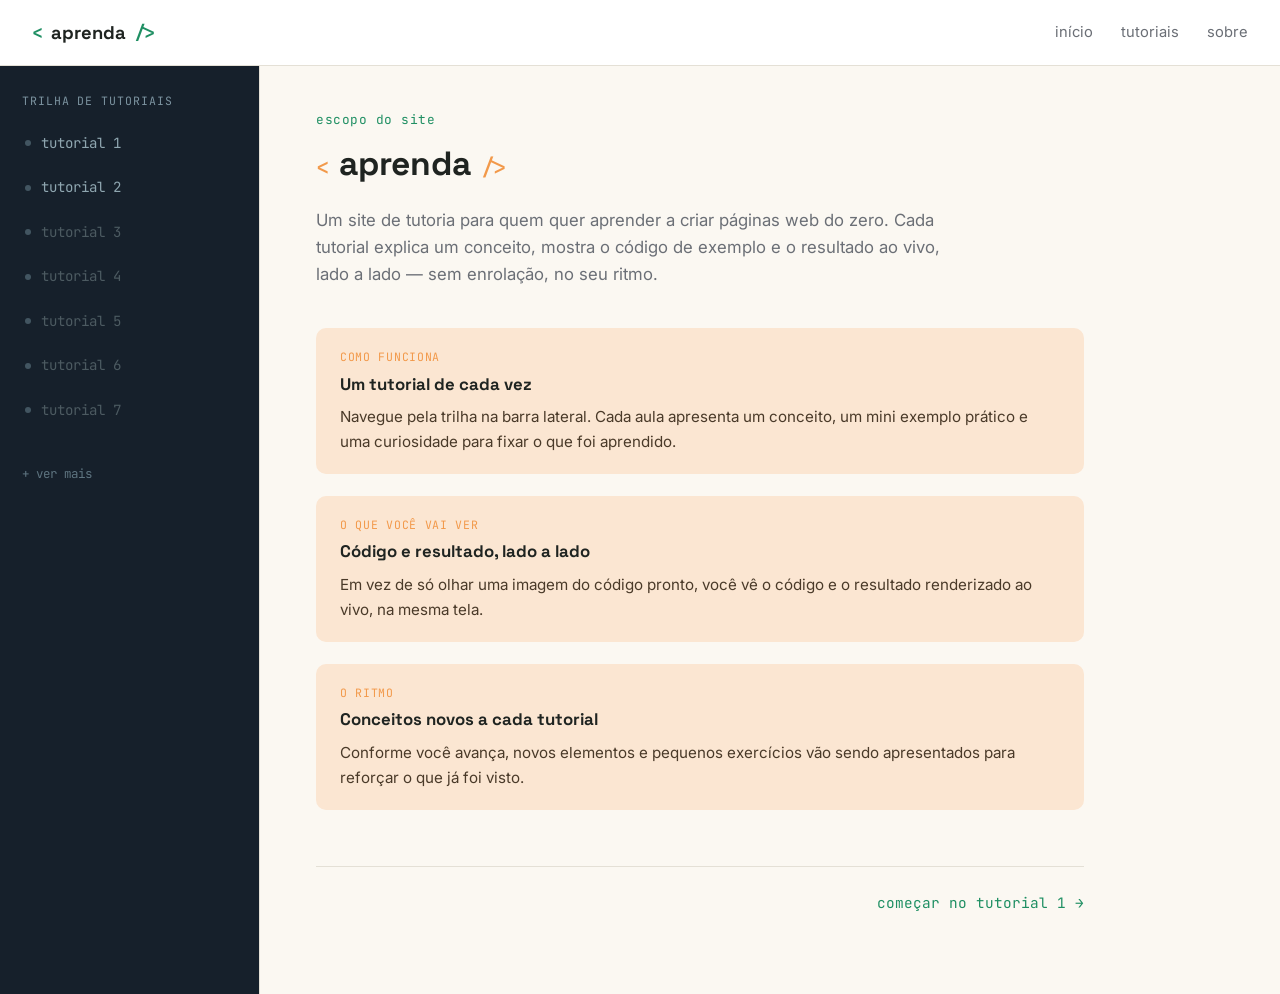
<file: index.html>
<!DOCTYPE html>
<html lang="pt-BR">
<head>
<meta charset="UTF-8">
<meta name="viewport" content="width=device-width, initial-scale=1.0">
<title>&lt;aprenda/&gt; — tutoriais de HTML e CSS</title>
<link rel="stylesheet" href="styles.css">
</head>
<body>

<div class="topbar">
  <div class="brand"><span class="bracket">&lt;</span>aprenda<span class="bracket">/&gt;</span></div>
  <nav>
    <a href="index.html">início</a>
    <a href="tutorial-1.html">tutoriais</a>
    <a href="#sobre">sobre</a>
  </nav>
</div>

<div class="layout">
  <aside class="sidebar">
    <div class="sidebar-label">trilha de tutoriais</div>
    <div class="tutorial-list">
      <a class="tutorial-item" href="tutorial-1.html"><span class="dot"></span>tutorial 1</a>
      <a class="tutorial-item" href="tutorial-2.html"><span class="dot"></span>tutorial 2</a>
      <div class="tutorial-item locked"><span class="dot"></span>tutorial 3</div>
      <div class="tutorial-item locked"><span class="dot"></span>tutorial 4</div>
      <div class="tutorial-item locked"><span class="dot"></span>tutorial 5</div>
      <div class="tutorial-item locked"><span class="dot"></span>tutorial 6</div>
      <div class="tutorial-item locked"><span class="dot"></span>tutorial 7</div>
    </div>
    <div class="sidebar-footer"><span class="ver-mais">+ ver mais</span></div>
  </aside>

  <main class="content">
    <div class="eyebrow">escopo do site</div>
    <h1 class="tag-heading"><span class="bracket">&lt;</span>aprenda<span class="bracket">/&gt;</span></h1>
    <p class="lede">
      Um site de tutoria para quem quer aprender a criar páginas web do zero. Cada tutorial explica um
      conceito, mostra o código de exemplo e o resultado ao vivo, lado a lado — sem enrolação, no seu ritmo.
    </p>

    <div class="section-block">
      <span class="step-tag">como funciona</span>
      <h3>Um tutorial de cada vez</h3>
      <p>Navegue pela trilha na barra lateral. Cada aula apresenta um conceito, um mini exemplo prático
      e uma curiosidade para fixar o que foi aprendido.</p>
    </div>
    <div class="section-block">
      <span class="step-tag">o que você vai ver</span>
      <h3>Código e resultado, lado a lado</h3>
      <p>Em vez de só olhar uma imagem do código pronto, você vê o código e o resultado renderizado
      ao vivo, na mesma tela.</p>
    </div>
    <div class="section-block">
      <span class="step-tag">o ritmo</span>
      <h3>Conceitos novos a cada tutorial</h3>
      <p>Conforme você avança, novos elementos e pequenos exercícios vão sendo apresentados para reforçar
      o que já foi visto.</p>
    </div>

    <div class="nav-footer">
      <span></span>
      <a href="tutorial-1.html">começar no tutorial 1 →</a>
    </div>
  </main>
</div>

</body>
</html>
</file>
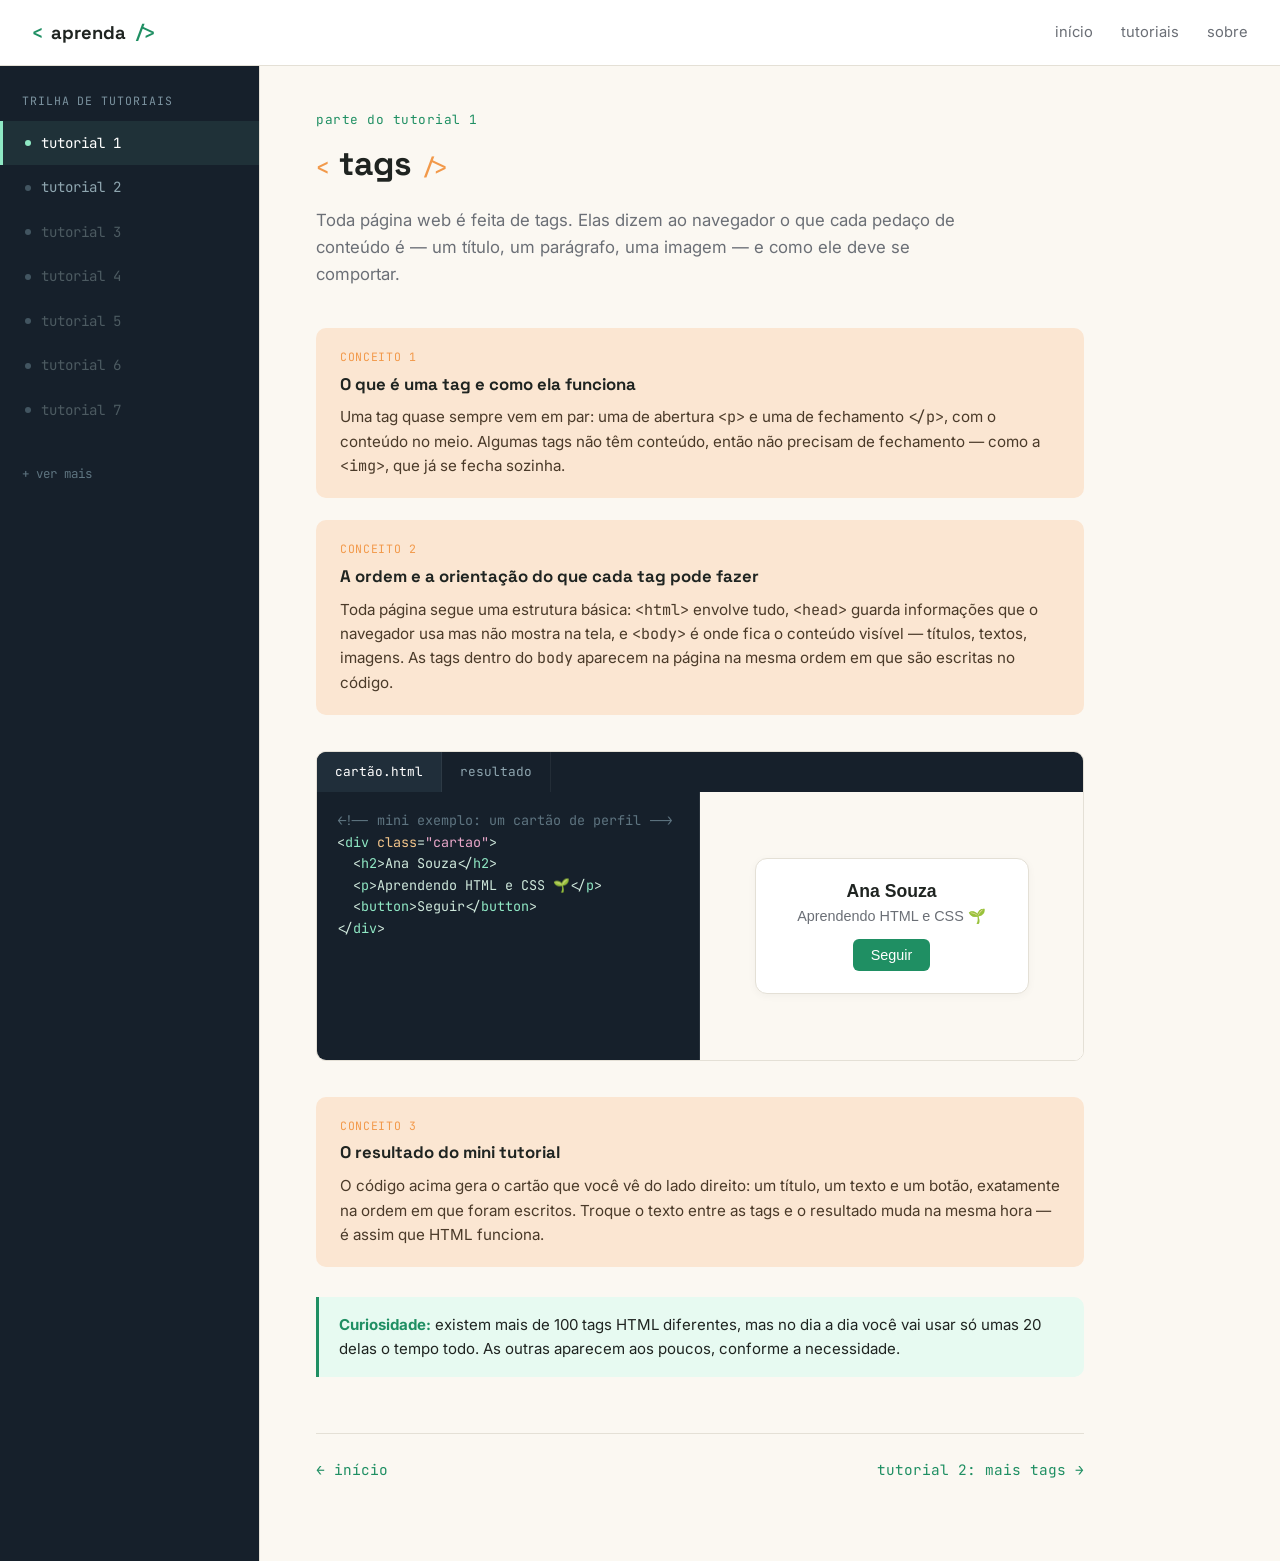
<file: tutorial-1.html>
<!DOCTYPE html>
<html lang="pt-BR">
<head>
<meta charset="UTF-8">
<meta name="viewport" content="width=device-width, initial-scale=1.0">
<title>Tutorial 1: Tags — &lt;aprenda/&gt;</title>
<link rel="stylesheet" href="styles.css">
</head>
<body>

<div class="topbar">
  <div class="brand"><span class="bracket">&lt;</span>aprenda<span class="bracket">/&gt;</span></div>
  <nav>
    <a href="index.html">início</a>
    <a href="tutorial-1.html">tutoriais</a>
    <a href="#sobre">sobre</a>
  </nav>
</div>

<div class="layout">
  <aside class="sidebar">
    <div class="sidebar-label">trilha de tutoriais</div>
    <div class="tutorial-list">
      <a class="tutorial-item active" href="tutorial-1.html"><span class="dot"></span>tutorial 1</a>
      <a class="tutorial-item" href="tutorial-2.html"><span class="dot"></span>tutorial 2</a>
      <div class="tutorial-item locked"><span class="dot"></span>tutorial 3</div>
      <div class="tutorial-item locked"><span class="dot"></span>tutorial 4</div>
      <div class="tutorial-item locked"><span class="dot"></span>tutorial 5</div>
      <div class="tutorial-item locked"><span class="dot"></span>tutorial 6</div>
      <div class="tutorial-item locked"><span class="dot"></span>tutorial 7</div>
    </div>
    <div class="sidebar-footer"><span class="ver-mais">+ ver mais</span></div>
  </aside>

  <main class="content">
    <div class="eyebrow">parte do tutorial 1</div>
    <h1 class="tag-heading"><span class="bracket">&lt;</span>tags<span class="bracket">/&gt;</span></h1>
    <p class="lede">
      Toda página web é feita de tags. Elas dizem ao navegador o que cada pedaço de conteúdo é —
      um título, um parágrafo, uma imagem — e como ele deve se comportar.
    </p>

    <div class="section-block">
      <span class="step-tag">conceito 1</span>
      <h3>O que é uma tag e como ela funciona</h3>
      <p>
        Uma tag quase sempre vem em par: uma de abertura <code class="tag-mono">&lt;p&gt;</code> e uma de
        fechamento <code class="tag-mono">&lt;/p&gt;</code>, com o conteúdo no meio. Algumas tags não têm
        conteúdo, então não precisam de fechamento — como a <code class="tag-mono">&lt;img&gt;</code>,
        que já se fecha sozinha.
      </p>
    </div>

    <div class="section-block">
      <span class="step-tag">conceito 2</span>
      <h3>A ordem e a orientação do que cada tag pode fazer</h3>
      <p>
        Toda página segue uma estrutura básica: <code class="tag-mono">&lt;html&gt;</code> envolve tudo,
        <code class="tag-mono">&lt;head&gt;</code> guarda informações que o navegador usa mas não mostra
        na tela, e <code class="tag-mono">&lt;body&gt;</code> é onde fica o conteúdo visível — títulos,
        textos, imagens. As tags dentro do <code class="tag-mono">body</code> aparecem na página na mesma
        ordem em que são escritas no código.
      </p>
    </div>

    <div class="demo-wrap">
      <div class="demo-tabs">
        <div class="demo-tab active">cartão.html</div>
        <div class="demo-tab">resultado</div>
      </div>
      <div class="demo-body">
        <div class="demo-code"><span class="comment">&lt;!-- mini exemplo: um cartão de perfil --&gt;</span>
&lt;<span class="tagname">div</span> <span class="attr">class</span>=<span class="str">"cartao"</span>&gt;
  &lt;<span class="tagname">h2</span>&gt;Ana Souza&lt;/<span class="tagname">h2</span>&gt;
  &lt;<span class="tagname">p</span>&gt;Aprendendo HTML e CSS 🌱&lt;/<span class="tagname">p</span>&gt;
  &lt;<span class="tagname">button</span>&gt;Seguir&lt;/<span class="tagname">button</span>&gt;
&lt;/<span class="tagname">div</span>&gt;</div>
        <div class="demo-preview">
          <iframe srcdoc="
            <style>
              body{margin:0;display:flex;align-items:center;justify-content:center;height:100vh;
                background:#FBF8F2;font-family:sans-serif;}
              .cartao{background:#fff;border:1px solid #E4E0D6;border-radius:12px;padding:22px 26px;
                width:220px;text-align:center;box-shadow:0 2px 8px rgba(0,0,0,0.04);}
              .cartao h2{margin:0 0 6px;font-size:1.1rem;color:#1F2421;}
              .cartao p{margin:0 0 14px;color:#6B6F76;font-size:0.9rem;}
              .cartao button{background:#1F8F63;color:#fff;border:0;padding:8px 18px;border-radius:6px;
                font-size:0.9rem;cursor:pointer;}
            </style>
            <div class='cartao'>
              <h2>Ana Souza</h2>
              <p>Aprendendo HTML e CSS 🌱</p>
              <button>Seguir</button>
            </div>
          "></iframe>
        </div>
      </div>
    </div>

    <div class="section-block">
      <span class="step-tag">conceito 3</span>
      <h3>O resultado do mini tutorial</h3>
      <p>
        O código acima gera o cartão que você vê do lado direito: um título, um texto e um botão,
        exatamente na ordem em que foram escritos. Troque o texto entre as tags e o resultado muda
        na mesma hora — é assim que HTML funciona.
      </p>
    </div>

    <div class="curiosidade">
      <b>Curiosidade:</b> existem mais de 100 tags HTML diferentes, mas no dia a dia você vai usar
      só umas 20 delas o tempo todo. As outras aparecem aos poucos, conforme a necessidade.
    </div>

    <div class="nav-footer">
      <a href="index.html">← início</a>
      <a href="tutorial-2.html">tutorial 2: mais tags →</a>
    </div>
  </main>
</div>

</body>
</html>
</file>
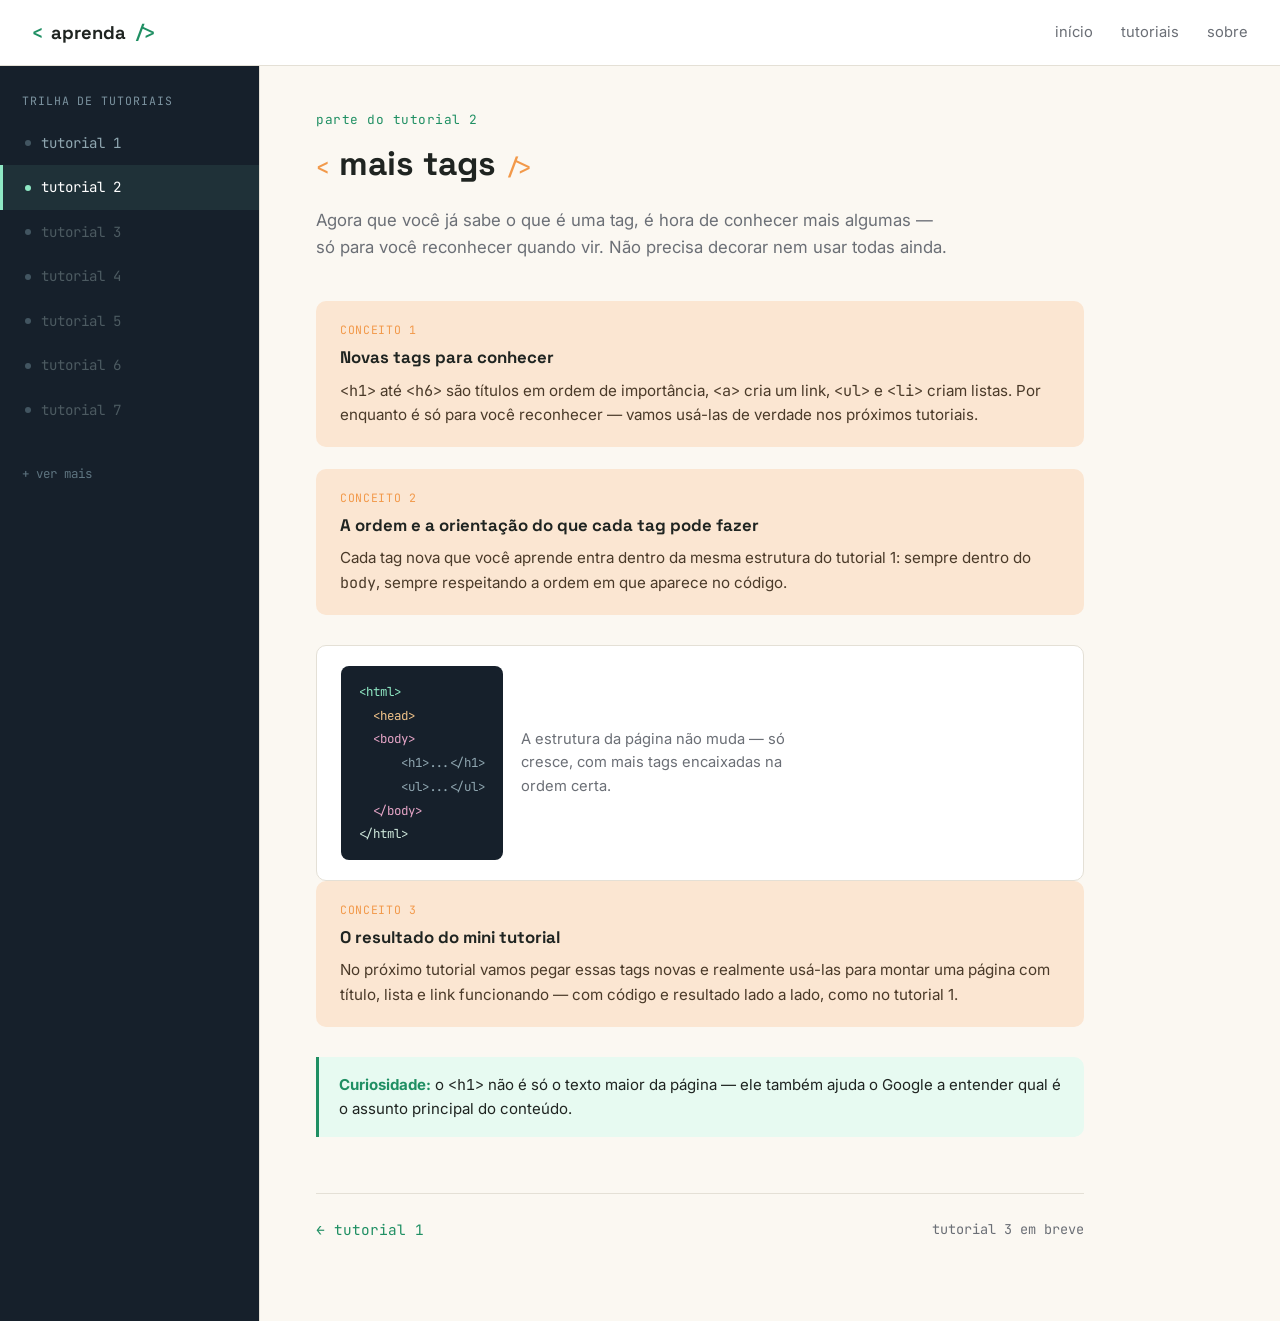
<file: tutorial-2.html>
<!DOCTYPE html>
<html lang="pt-BR">
<head>
<meta charset="UTF-8">
<meta name="viewport" content="width=device-width, initial-scale=1.0">
<title>Tutorial 2: Mais tags — &lt;aprenda/&gt;</title>
<link rel="stylesheet" href="styles.css">
<style>
  .estrutura{
    display:flex; align-items:center; gap:18px; margin-top:30px;
    background: var(--paper); border:1px solid var(--line); border-radius: var(--radius);
    padding: 20px 24px;
  }
  .estrutura p{ margin:0; color:var(--muted); font-size:0.92rem; max-width:280px; }
  .estrutura-diagram{
    font-family:'JetBrains Mono', monospace; font-size:0.78rem; background:var(--navy);
    color:#CFE8DC; border-radius:8px; padding:14px 18px; line-height:1.9;
  }
  .estrutura-diagram .html{ color:var(--mint); }
  .estrutura-diagram .head{ color:#F2C48A; padding-left:14px; display:block; }
  .estrutura-diagram .body{ color:#E7A6C8; padding-left:14px; display:block; }
  .estrutura-diagram .inner{ padding-left:28px; display:block; color:#8FA6B0; }
</style>
</head>
<body>

<div class="topbar">
  <div class="brand"><span class="bracket">&lt;</span>aprenda<span class="bracket">/&gt;</span></div>
  <nav>
    <a href="index.html">início</a>
    <a href="tutorial-1.html">tutoriais</a>
    <a href="#sobre">sobre</a>
  </nav>
</div>

<div class="layout">
  <aside class="sidebar">
    <div class="sidebar-label">trilha de tutoriais</div>
    <div class="tutorial-list">
      <a class="tutorial-item" href="tutorial-1.html"><span class="dot"></span>tutorial 1</a>
      <a class="tutorial-item active" href="tutorial-2.html"><span class="dot"></span>tutorial 2</a>
      <div class="tutorial-item locked"><span class="dot"></span>tutorial 3</div>
      <div class="tutorial-item locked"><span class="dot"></span>tutorial 4</div>
      <div class="tutorial-item locked"><span class="dot"></span>tutorial 5</div>
      <div class="tutorial-item locked"><span class="dot"></span>tutorial 6</div>
      <div class="tutorial-item locked"><span class="dot"></span>tutorial 7</div>
    </div>
    <div class="sidebar-footer"><span class="ver-mais">+ ver mais</span></div>
  </aside>

  <main class="content">
    <div class="eyebrow">parte do tutorial 2</div>
    <h1 class="tag-heading"><span class="bracket">&lt;</span>mais tags<span class="bracket">/&gt;</span></h1>
    <p class="lede">
      Agora que você já sabe o que é uma tag, é hora de conhecer mais algumas — só para você
      reconhecer quando vir. Não precisa decorar nem usar todas ainda.
    </p>

    <div class="section-block">
      <span class="step-tag">conceito 1</span>
      <h3>Novas tags para conhecer</h3>
      <p>
        <code class="tag-mono">&lt;h1&gt;</code> até <code class="tag-mono">&lt;h6&gt;</code> são títulos
        em ordem de importância, <code class="tag-mono">&lt;a&gt;</code> cria um link,
        <code class="tag-mono">&lt;ul&gt;</code> e <code class="tag-mono">&lt;li&gt;</code> criam listas.
        Por enquanto é só para você reconhecer — vamos usá-las de verdade nos próximos tutoriais.
      </p>
    </div>

    <div class="section-block">
      <span class="step-tag">conceito 2</span>
      <h3>A ordem e a orientação do que cada tag pode fazer</h3>
      <p>
        Cada tag nova que você aprende entra dentro da mesma estrutura do tutorial 1: sempre dentro
        do <code class="tag-mono">body</code>, sempre respeitando a ordem em que aparece no código.
      </p>
    </div>

    <div class="estrutura">
      <div class="estrutura-diagram">
        <span class="html">&lt;html&gt;</span>
        <span class="head">&lt;head&gt;</span>
        <span class="body">&lt;body&gt;
          <span class="inner">&lt;h1&gt;...&lt;/h1&gt;</span>
          <span class="inner">&lt;ul&gt;...&lt;/ul&gt;</span>
        &lt;/body&gt;</span>
        &lt;/html&gt;
      </div>
      <p>A estrutura da página não muda — só cresce, com mais tags encaixadas na ordem certa.</p>
    </div>

    <div class="section-block">
      <span class="step-tag">conceito 3</span>
      <h3>O resultado do mini tutorial</h3>
      <p>
        No próximo tutorial vamos pegar essas tags novas e realmente usá-las para montar uma
        página com título, lista e link funcionando — com código e resultado lado a lado, como no
        tutorial 1.
      </p>
    </div>

    <div class="curiosidade">
      <b>Curiosidade:</b> o <code class="tag-mono">&lt;h1&gt;</code> não é só o texto maior da página —
      ele também ajuda o Google a entender qual é o assunto principal do conteúdo.
    </div>

    <div class="nav-footer">
      <a href="tutorial-1.html">← tutorial 1</a>
      <span class="tag-mono" style="color:var(--muted); font-size:0.85rem;">tutorial 3 em breve</span>
    </div>
  </main>
</div>

</body>
</html>
</file>
<file: styles.css>
@import url('https://fonts.googleapis.com/css2?family=Space+Grotesk:wght@500;600;700&family=Inter:wght@400;500;600&family=JetBrains+Mono:wght@400;500;600&display=swap');

:root{
  --bg: #FBF8F2;
  --paper: #FFFFFF;
  --ink: #1F2421;
  --muted: #6B6F76;
  --mint: #8FE8C4;
  --mint-deep: #1F8F63;
  --mint-pale: #E7FAF1;
  --orange: #F2994A;
  --orange-pale: #FBE6D2;
  --navy: #16202B;
  --line: #E4E0D6;
  --radius: 10px;
}

*{ box-sizing: border-box; }
html{ scroll-behavior: smooth; }
body{
  margin:0;
  background: var(--bg);
  color: var(--ink);
  font-family: 'Inter', sans-serif;
  font-size: 16px;
  line-height: 1.6;
}

a{ color: inherit; text-decoration: none; }

.tag-mono{
  font-family: 'JetBrains Mono', monospace;
}

/* ---------- Top bar ---------- */
.topbar{
  display:flex;
  align-items:center;
  justify-content: space-between;
  padding: 18px 32px;
  border-bottom: 1px solid var(--line);
  background: var(--paper);
  position: sticky;
  top:0;
  z-index: 20;
}
.brand{
  font-family: 'Space Grotesk', sans-serif;
  font-weight:700;
  font-size: 1.15rem;
  display:flex;
  align-items:center;
  gap:8px;
}
.brand .bracket{ color: var(--mint-deep); font-family:'JetBrains Mono',monospace; }
.topbar nav{ display:flex; gap:28px; font-size:0.92rem; color:var(--muted); }
.topbar nav a:hover{ color: var(--ink); }

/* ---------- Layout with sidebar ---------- */
.layout{
  display:grid;
  grid-template-columns: 260px 1fr;
  min-height: calc(100vh - 65px);
}

.sidebar{
  background: var(--navy);
  color: #CFE8DC;
  padding: 26px 0;
  border-right: 1px solid var(--line);
}
.sidebar-label{
  font-family:'JetBrains Mono', monospace;
  font-size: 0.72rem;
  letter-spacing: 0.08em;
  text-transform: uppercase;
  color: #7C93A0;
  padding: 0 22px 10px;
}
.tutorial-list{
  display:flex;
  flex-direction:column;
}
.tutorial-item{
  display:flex;
  align-items:center;
  gap: 10px;
  padding: 11px 22px;
  font-family:'JetBrains Mono', monospace;
  font-size: 0.88rem;
  color: #8FA6B0;
  border-left: 3px solid transparent;
  cursor:pointer;
}
.tutorial-item .dot{
  width:6px; height:6px; border-radius:50%;
  background:#425561;
  flex-shrink:0;
}
.tutorial-item:hover{ background: rgba(255,255,255,0.04); color:#DCEEE4; }
.tutorial-item.active{
  color: #fff;
  border-left-color: var(--mint);
  background: rgba(143,232,196,0.08);
}
.tutorial-item.active .dot{ background: var(--mint); }
.tutorial-item.locked{ color:#4C5A61; cursor:default; }
.tutorial-item.locked:hover{ background:transparent; color:#4C5A61; }

.sidebar-footer{
  margin-top: 18px;
  padding: 10px 22px 0;
}
.ver-mais{
  font-family:'JetBrains Mono', monospace;
  font-size: 0.78rem;
  color: #5E7480;
}

/* ---------- Main content ---------- */
.content{
  padding: 44px 56px 80px;
  max-width: 880px;
}
.eyebrow{
  font-family:'JetBrains Mono', monospace;
  font-size: 0.8rem;
  color: var(--mint-deep);
  letter-spacing: 0.04em;
  margin-bottom: 6px;
}
.tag-heading{
  font-family:'Space Grotesk', sans-serif;
  font-weight: 700;
  font-size: 2.1rem;
  margin: 0 0 6px;
  display:flex;
  align-items:baseline;
  gap:10px;
}
.tag-heading .bracket{
  font-family:'JetBrains Mono', monospace;
  color: var(--orange);
  font-weight:500;
  font-size:1.4rem;
}
.lede{
  color: var(--muted);
  font-size: 1.05rem;
  max-width: 640px;
  margin-bottom: 40px;
}

.section-block{
  background: var(--orange-pale);
  border-radius: var(--radius);
  padding: 20px 24px;
  margin-bottom: 22px;
  position:relative;
}
.section-block h3{
  font-family:'Space Grotesk', sans-serif;
  margin: 0 0 8px;
  font-size: 1.05rem;
}
.section-block p{ margin:0; color:#4A3A29; font-size:0.95rem; }
.section-block .step-tag{
  font-family:'JetBrains Mono', monospace;
  font-size: 0.72rem;
  color: var(--orange);
  text-transform: uppercase;
  letter-spacing: 0.06em;
  margin-bottom: 4px;
  display:block;
}

.demo-wrap{
  margin: 36px 0;
  border-radius: var(--radius);
  overflow:hidden;
  border: 1px solid var(--line);
}
.demo-tabs{
  display:flex;
  background: var(--navy);
}
.demo-tab{
  font-family:'JetBrains Mono', monospace;
  font-size: 0.8rem;
  color: #8FA6B0;
  padding: 10px 18px;
  cursor:pointer;
  border-right: 1px solid rgba(255,255,255,0.06);
}
.demo-tab.active{ color:#fff; background: #202E3A; }
.demo-body{ display:grid; grid-template-columns: 1fr 1fr; min-height: 260px; }
.demo-code{
  background: var(--navy);
  color: #CFE8DC;
  font-family:'JetBrains Mono', monospace;
  font-size: 0.84rem;
  padding: 18px 20px;
  white-space: pre;
  overflow-x:auto;
  border-right: 1px solid rgba(255,255,255,0.08);
}
.demo-code .tagname{ color: var(--mint); }
.demo-code .attr{ color:#F2C48A; }
.demo-code .str{ color:#E7A6C8; }
.demo-code .comment{ color:#5E7480; }
.demo-preview{ background:#fff; }
.demo-preview iframe{ width:100%; height:100%; border:0; min-height:260px; }

.curiosidade{
  border-left: 3px solid var(--mint-deep);
  background: var(--mint-pale);
  border-radius: 0 var(--radius) var(--radius) 0;
  padding: 16px 20px;
  font-size: 0.94rem;
  margin-top: 30px;
}
.curiosidade b{ color: var(--mint-deep); }

.nav-footer{
  display:flex;
  justify-content:space-between;
  align-items:center;
  margin-top: 56px;
  padding-top: 24px;
  border-top: 1px solid var(--line);
}
.nav-footer a{
  font-family:'JetBrains Mono', monospace;
  font-size:0.9rem;
  color: var(--mint-deep);
}
.nav-footer a:hover{ text-decoration: underline; }

@media (max-width: 860px){
  .layout{ grid-template-columns: 1fr; }
  .sidebar{ display:none; }
  .content{ padding: 32px 22px 60px; }
  .demo-body{ grid-template-columns: 1fr; }
}
</file>
